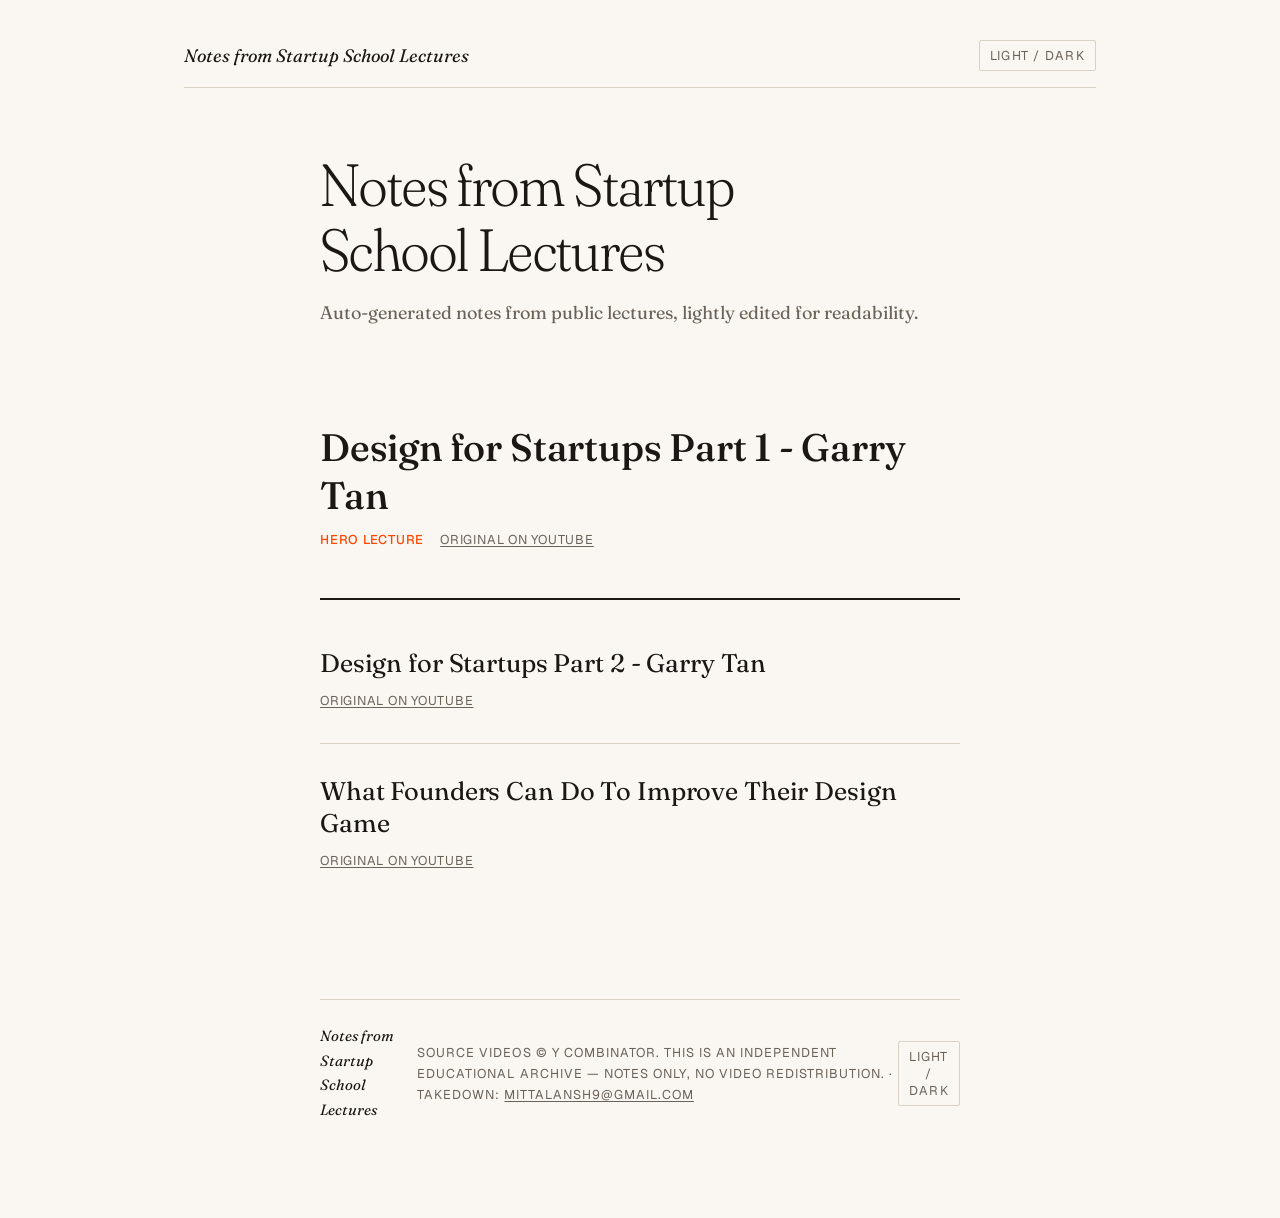
<file: output/site/index.html>
<!DOCTYPE html>
<html lang="en">
<head>
<meta charset="UTF-8">
<meta name="viewport" content="width=device-width, initial-scale=1.0">
<title>Notes from Startup School Lectures</title>
<meta name="description" content="Auto-generated notes from public lectures, lightly edited for readability.">
<meta property="og:title" content="Notes from Startup School Lectures">
<meta property="og:description" content="Auto-generated notes from public lectures, lightly edited for readability.">
<meta property="og:type" content="website">
<link rel="preconnect" href="https://fonts.bunny.net">
<link href="https://fonts.bunny.net/css?family=fraunces:300,400,400i,500,500i,600,700|geist:400,500,600|geist-mono:400,500&display=swap" rel="stylesheet">
<style>
:root {
  --bg:       #FAF7F2;
  --surface:  #F2EDE4;
  --ink:      #1A1714;
  --muted:    #6B6258;
  --rule:     #D9D2C4;
  --accent:   #FF4700;

  --font-display: "Fraunces", Georgia, serif;
  --font-body:    "Fraunces", Georgia, serif;
  --font-ui:      "Geist", -apple-system, sans-serif;
  --font-mono:    "Geist Mono", "Menlo", monospace;

  --reading-width: 640px;
  --breakout-width: 840px;
  --page-max: 960px;

  --size-xs:   0.75rem;
  --size-sm:   0.875rem;
  --size-base: 1rem;
  --size-md:   1.0625rem;
  --size-lg:   1.25rem;
  --size-xl:   1.5rem;
  --size-2xl:  2.25rem;
  --size-3xl:  3.5rem;
}

@media (prefers-color-scheme: dark) {
  :root:not([data-theme="light"]) {
    --bg:      #14110E;
    --surface: #1F1B17;
    --ink:     #EDE8DF;
    --muted:   #908679;
    --rule:    #2B2620;
    --accent:  #FF5A1F;
  }
}
:root[data-theme="dark"] {
  --bg:      #14110E;
  --surface: #1F1B17;
  --ink:     #EDE8DF;
  --muted:   #908679;
  --rule:    #2B2620;
  --accent:  #FF5A1F;
}

* { box-sizing: border-box; margin: 0; padding: 0; }

html { font-size: 17px; }

body {
  background: var(--bg);
  color: var(--ink);
  font-family: var(--font-body);
  font-size: var(--size-md);
  line-height: 1.65;
  font-feature-settings: "liga", "kern";
  -webkit-font-smoothing: antialiased;
  -moz-osx-font-smoothing: grayscale;
  transition: background 300ms ease, color 300ms ease;
}

.page {
  max-width: var(--page-max);
  margin: 0 auto;
  padding: 40px 24px 96px;
}

/* ——— Header ——— */
.page-head {
  display: flex;
  justify-content: space-between;
  align-items: center;
  padding-bottom: 16px;
  border-bottom: 1px solid var(--rule);
  margin-bottom: 64px;
}
.page-head .brand {
  font-family: var(--font-display);
  font-style: italic;
  font-weight: 400;
  font-size: var(--size-md);
  color: var(--ink);
  text-decoration: none;
}
.page-head .brand:hover { color: var(--accent); }
.page-head .meta {
  font-family: var(--font-ui);
  font-size: var(--size-xs);
  letter-spacing: 0.08em;
  text-transform: uppercase;
  color: var(--muted);
  font-variant-numeric: tabular-nums;
}

/* ——— Article ——— */
.article {
  max-width: var(--reading-width);
  margin: 0 auto;
}

/* Marginalia rail (desktop ≥1000px). `.article-wrap--with-rail` adds the
   rail column next to the prose; without the modifier the wrap is a
   single-column container so the image-breakout rule below can fire. */
.article-wrap {
  max-width: var(--reading-width);
  margin: 0 auto;
}
.article-wrap--with-rail {
  display: block;
  max-width: var(--reading-width);
}
.article-wrap--with-rail .article { margin: 0; }
@media (min-width: 1000px) {
  .article-wrap--with-rail {
    display: grid;
    grid-template-columns: var(--reading-width) 280px;
    gap: 60px;
    max-width: calc(var(--reading-width) + 280px + 60px);
    align-items: start;
  }
}

.marginalia {
  border-left: 1px solid var(--rule);
  padding: 0 0 0 24px;
  font-family: var(--font-ui);
  position: sticky;
  top: 32px;
  max-height: calc(100vh - 64px);
  overflow-y: auto;
}
.marginalia .m-label {
  font-size: var(--size-xs);
  letter-spacing: 0.18em;
  text-transform: uppercase;
  color: var(--muted);
  margin-bottom: 16px;
}
.marginalia ul { list-style: none; margin: 0; padding: 0; }
.marginalia li {
  padding: 10px 0;
  border-bottom: 1px dotted var(--rule);
}
.marginalia li:last-child { border-bottom: none; }
.marginalia a {
  display: grid;
  grid-template-columns: 68px 1fr;
  gap: 12px;
  align-items: baseline;
  text-decoration: none;
  color: inherit;
  transition: color 200ms ease;
}
.marginalia a:hover { color: var(--accent); }
.marginalia .m-time {
  font-family: var(--font-mono);
  font-size: var(--size-xs);
  color: var(--muted);
  font-variant-numeric: tabular-nums;
  letter-spacing: 0;
  text-transform: none;
}
.marginalia .m-label-heading {
  font-family: var(--font-body);
  font-size: var(--size-sm);
  line-height: 1.4;
  color: var(--ink);
  text-wrap: pretty;
}

@media (max-width: 1000px) {
  .article-wrap {
    grid-template-columns: 1fr;
    max-width: var(--reading-width);
    gap: 40px;
  }
  .marginalia {
    border-left: none;
    padding: 24px 0 0;
    border-top: 1px solid var(--rule);
    position: static;
    max-height: none;
    overflow-y: visible;
    order: 2;
  }
  .article-wrap .article { order: 1; }
}

/* Scroll-margin so anchored h2 isn't hidden under sticky header (if any). */
.article h2[id] { scroll-margin-top: 24px; }

.article > h1:first-of-type,
.article > h1:first-child {
  font-family: var(--font-display);
  font-weight: 300;
  font-size: var(--size-3xl);
  line-height: 1.1;
  letter-spacing: -0.01em;
  margin-bottom: 16px;
  font-variation-settings: "opsz" 144, "SOFT" 70;
  text-wrap: balance;
}

.article p.byline {
  font-family: var(--font-ui);
  font-size: var(--size-sm);
  color: var(--muted);
  font-variant-numeric: tabular-nums;
  letter-spacing: 0.02em;
  margin-bottom: 48px;
  padding-bottom: 24px;
  border-bottom: 1px solid var(--rule);
}

.article p.editorial-intro {
  font-family: var(--font-display);
  font-style: italic;
  font-size: var(--size-lg);
  line-height: 1.5;
  color: var(--muted);
  margin: 0 0 24px;
  padding-left: 20px;
  border-left: 2px solid var(--accent);
  text-wrap: pretty;
}

/* Drop cap on the first paragraph after the byline. Pure CSS — no JS. */
.article p.byline + p::first-letter,
.article p.byline + p::first-line { font-kerning: normal; }
.article p.byline + p::first-letter {
  font-family: var(--font-display);
  font-weight: 400;
  font-style: normal;
  font-size: 4.6rem;
  line-height: 0.85;
  float: left;
  padding: 0.15em 0.12em 0 0;
  color: var(--ink);
  font-variation-settings: "opsz" 144, "SOFT" 50;
}

.article h1,
.article h2,
.article h3,
.article h4 {
  font-family: var(--font-display);
  font-weight: 500;
  letter-spacing: -0.005em;
  text-wrap: balance;
}

.article h2 {
  font-size: var(--size-2xl);
  line-height: 1.15;
  margin-top: 64px;
  margin-bottom: 16px;
  font-weight: 400;
}

.article h3 {
  font-size: var(--size-lg);
  line-height: 1.3;
  margin-top: 40px;
  margin-bottom: 8px;
}

.article h4 {
  font-size: var(--size-md);
  line-height: 1.4;
  margin-top: 32px;
  margin-bottom: 8px;
}

.article p {
  font-family: var(--font-body);
  font-size: var(--size-md);
  line-height: 1.65;
  margin-bottom: 24px;
  color: var(--ink);
  hyphens: auto;
  -webkit-hyphens: auto;
}

.article em { font-style: italic; }
.article strong { font-weight: 600; }

.article a {
  color: inherit;
  text-decoration: underline;
  text-decoration-thickness: 1px;
  text-underline-offset: 2px;
  transition: color 200ms ease;
}
.article a:hover {
  color: var(--accent);
  text-decoration-thickness: 2px;
}

.article ul, .article ol {
  margin: 0 0 24px 24px;
  padding-left: 8px;
}
.article li {
  margin-bottom: 8px;
  padding-left: 4px;
}
.article li::marker { color: var(--muted); }

.article blockquote {
  border-left: 2px solid var(--muted);
  padding: 0 0 0 24px;
  margin: 24px 0;
  color: var(--ink);
  font-family: var(--font-display);
  font-style: italic;
}
.article blockquote p {
  font-family: inherit;
  font-style: inherit;
  margin-bottom: 8px;
}
.article blockquote p:last-child { margin-bottom: 0; }

.article code {
  font-family: var(--font-mono);
  font-size: 0.95em;
  background: var(--surface);
  padding: 2px 6px;
  border-radius: 2px;
  border: 1px solid var(--rule);
}

.article pre {
  background: var(--surface);
  border: 1px solid var(--rule);
  border-left: 2px solid var(--accent);
  padding: 16px 20px;
  margin: 24px 0;
  overflow-x: auto;
  border-radius: 2px;
  font-family: var(--font-mono);
  font-size: 0.9rem;
  line-height: 1.6;
}
.article pre code {
  background: transparent;
  border: none;
  padding: 0;
  font-size: inherit;
}

/* Ornament hr — centered asterism instead of a thin line, editorial convention. */
.article hr {
  border: none;
  margin: 48px auto;
  width: 120px;
  max-width: 100%;
  display: flex;
  justify-content: center;
  align-items: center;
  height: 1em;
  overflow: visible;
  position: relative;
}
.article hr::before {
  content: "\2042";
  font-family: var(--font-display);
  font-size: var(--size-lg);
  color: var(--muted);
  letter-spacing: 0.4em;
  line-height: 1;
}

.article table {
  width: 100%;
  border-collapse: collapse;
  margin: 24px 0;
  font-family: var(--font-ui);
  font-size: var(--size-sm);
  font-variant-numeric: tabular-nums;
}
.article table th,
.article table td {
  border-bottom: 1px solid var(--rule);
  padding: 10px 12px;
  text-align: left;
  vertical-align: top;
}
.article table th {
  font-weight: 500;
  color: var(--muted);
  font-size: var(--size-xs);
  letter-spacing: 0.08em;
  text-transform: uppercase;
}

/* ——— Images ——— */
.article figure,
.article p > img:only-child,
.article img {
  display: block;
  margin: 32px auto;
  max-width: 100%;
  height: auto;
  border-radius: 2px;
  background: var(--surface);
  border: 1px solid var(--rule);
  padding: 6px;
}

.article figure {
  padding: 0;
  background: transparent;
  border: none;
}
.article figure img {
  padding: 6px;
  margin: 0 auto;
  display: block;
}
.article figure figcaption {
  font-family: var(--font-display);
  font-style: italic;
  font-size: var(--size-sm);
  color: var(--muted);
  text-align: center;
  margin-top: 10px;
}

/* Image breakout on wide viewports — only when there is no marginalia rail.
   When `.article-wrap--with-rail` is present the reading column is constrained
   by the grid cell, so images must stay at 100% width. */
@media (min-width: 1000px) {
  .article-wrap:not(.article-wrap--with-rail) .article figure,
  .article-wrap:not(.article-wrap--with-rail) .article p > img:only-child {
    width: var(--breakout-width);
    max-width: calc(100vw - 48px);
    margin-left: calc((var(--reading-width) - var(--breakout-width)) / 2);
  }
}

/* Inside the marginalia rail layout images stay within the 640px column. */
.article-wrap--with-rail .article figure,
.article-wrap--with-rail .article figure img,
.article-wrap--with-rail .article img,
.article-wrap--with-rail .article p > img:only-child {
  width: 100%;
  max-width: 100%;
  margin-left: auto;
  margin-right: auto;
}

/* ——— Footer ——— */
.page-foot {
  max-width: var(--reading-width);
  margin: 96px auto 0;
  padding-top: 24px;
  border-top: 1px solid var(--rule);
  display: flex;
  justify-content: space-between;
  align-items: center;
  font-family: var(--font-ui);
  font-size: var(--size-xs);
  letter-spacing: 0.08em;
  text-transform: uppercase;
  color: var(--muted);
}
.page-foot .brand {
  font-family: var(--font-display);
  font-style: italic;
  font-size: var(--size-sm);
  text-transform: none;
  letter-spacing: 0;
  color: var(--ink);
  text-decoration: none;
}
.page-foot a { color: inherit; text-decoration: underline; text-underline-offset: 2px; }
.page-foot a:hover { color: var(--accent); }

.theme-toggle {
  background: transparent;
  border: 1px solid var(--rule);
  color: var(--muted);
  padding: 6px 10px;
  font-family: var(--font-ui);
  font-size: var(--size-xs);
  letter-spacing: 0.1em;
  text-transform: uppercase;
  cursor: pointer;
  border-radius: 2px;
  transition: border-color 200ms ease, color 200ms ease;
}
.theme-toggle:hover { border-color: var(--ink); color: var(--ink); }

.page-head .theme-toggle { margin-left: 16px; }
.page-head .head-right { display: flex; align-items: center; gap: 16px; }

@media (prefers-reduced-motion: reduce) {
  * {
    transition: none !important;
    animation: none !important;
  }
}

@media (max-width: 700px) {
  html { font-size: 16px; }
  .page { padding: 24px 20px 72px; }
  .article > h1:first-of-type { font-size: 2.25rem; }
  .article h2 { font-size: 1.75rem; }
  .article figure,
  .article p > img:only-child { width: 100%; margin-left: auto; margin-right: auto; }
}

.page-head .meta { display: none; }

.site-intro {
  margin: 0 auto 64px;
  max-width: 640px;
}
.site-intro h1 {
  font-family: var(--font-display);
  font-weight: 300;
  font-size: var(--size-3xl);
  line-height: 1.1;
  letter-spacing: -0.01em;
  font-variation-settings: "opsz" 144, "SOFT" 70;
  margin: 0 0 16px;
  text-wrap: balance;
}
.site-intro p {
  font-family: var(--font-body);
  font-size: var(--size-md);
  line-height: 1.6;
  color: var(--muted);
  margin: 0 0 24px;
  text-wrap: pretty;
}

.lecture-list {
  max-width: 640px;
  margin: 0 auto;
  list-style: none;
  padding: 0;
}
.lecture-list li {
  padding: 32px 0;
  border-bottom: 1px solid var(--rule);
}
.lecture-list li:last-child { border-bottom: 0; }
.lecture-list .hero-item {
  padding-bottom: 48px;
  margin-bottom: 16px;
  border-bottom: 2px solid var(--ink);
}
.lecture-list .lecture-link {
  display: block;
  color: var(--ink);
  text-decoration: none;
  font-family: var(--font-display);
  font-weight: 400;
  font-size: var(--size-xl);
  line-height: 1.25;
  letter-spacing: -0.005em;
}
.lecture-list .hero-item .lecture-link {
  font-size: var(--size-2xl);
  font-weight: 500;
}
.lecture-list .lecture-link:hover { color: var(--accent); }
.lecture-list .meta-row {
  display: flex;
  gap: 16px;
  margin-top: 10px;
  font-family: var(--font-ui);
  font-size: var(--size-xs);
  letter-spacing: 0.06em;
  text-transform: uppercase;
  color: var(--muted);
}
.lecture-list .meta-row a {
  color: var(--muted);
  text-decoration: underline;
  text-underline-offset: 2px;
}
.lecture-list .meta-row a:hover { color: var(--accent); }
.lecture-list .hero-tag {
  color: var(--accent);
  font-weight: 500;
}
</style>
<script>
(function () {
  try {
    var saved = localStorage.getItem("notetaker-theme");
    if (saved === "dark" || saved === "light") {
      document.documentElement.dataset.theme = saved;
    }
  } catch (e) {}

  window.__toggleTheme = function () {
    var root = document.documentElement;
    var current = root.dataset.theme;
    if (!current) {
      var prefersDark = window.matchMedia && window.matchMedia("(prefers-color-scheme: dark)").matches;
      current = prefersDark ? "dark" : "light";
    }
    var next = current === "dark" ? "light" : "dark";
    root.dataset.theme = next;
    try { localStorage.setItem("notetaker-theme", next); } catch (e) {}
  };
})();
</script>
</head>
<body>
<div class="page">
  <header class="page-head">
    <a class="brand" href="/">Notes from Startup School Lectures</a>
    <span class="head-right">
      <button class="theme-toggle" onclick="window.__toggleTheme()">Light / Dark</button>
    </span>
  </header>

  <section class="site-intro">
    <h1>Notes from Startup School Lectures</h1>
    <p>Auto-generated notes from public lectures, lightly edited for readability.</p>
  </section>

  <ul class="lecture-list">
    <li class="hero-item"><a class="lecture-link" href="/design-for-startups-part-1-garry-tan/">Design for Startups Part 1 - Garry Tan</a><div class="meta-row"><span class="hero-tag">Hero lecture</span> <a href="https://www.youtube.com/watch?v=9urYWGx2uNk" target="_blank" rel="noopener">Original on YouTube</a></div></li><li class=""><a class="lecture-link" href="/design-for-startups-part-2-garry-tan/">Design for Startups Part 2 - Garry Tan</a><div class="meta-row"><a href="https://www.youtube.com/watch?v=O6uREh3G3sQ" target="_blank" rel="noopener">Original on YouTube</a></div></li><li class=""><a class="lecture-link" href="/what-founders-can-do-to-improve-their-design-game/">What Founders Can Do To Improve Their Design Game</a><div class="meta-row"><a href="https://www.youtube.com/watch?v=ksGNfd-wQY4" target="_blank" rel="noopener">Original on YouTube</a></div></li>
  </ul>

  <footer class="page-foot">
    <a class="brand" href="/">Notes from Startup School Lectures</a>
    <span>Source videos © Y Combinator. This is an independent educational archive — notes only, no video redistribution. &middot; Takedown: <a href="mailto:mittalansh9@gmail.com">mittalansh9@gmail.com</a></span>
    <button class="theme-toggle" onclick="window.__toggleTheme()">Light / Dark</button>
  </footer>
</div>
</body>
</html>
</file>
